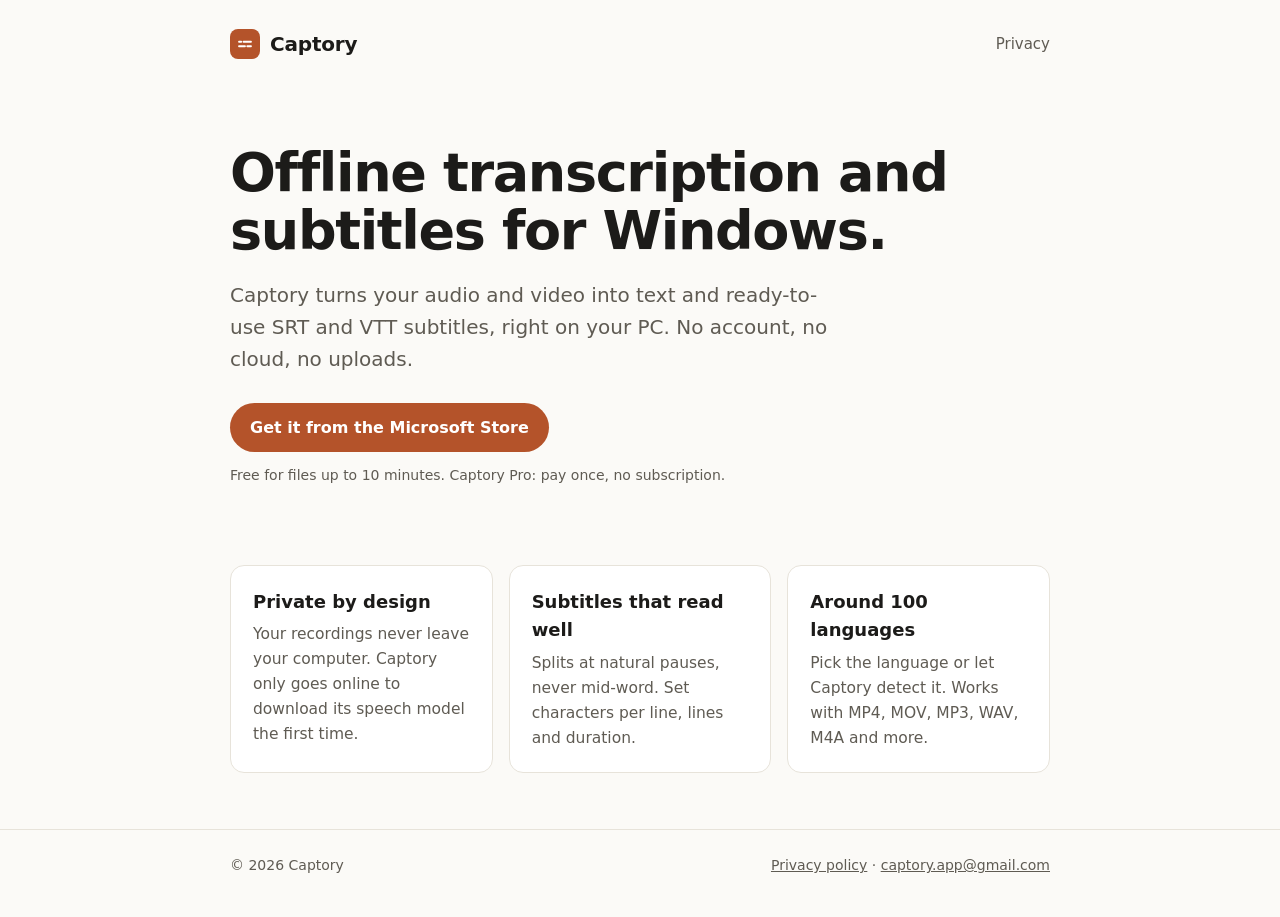
<file: index.html>
<!doctype html>
<html lang="en">
<head>
<meta charset="utf-8">
<meta name="viewport" content="width=device-width, initial-scale=1">
<title>Captory</title>
<meta name="description" content="Captory turns audio and video into text and subtitles, 100% offline on your Windows PC.">
<link rel="stylesheet" href="style.css">
</head>
<body>
<header class="site"><div class="wrap">
  <a class="brand" href="./"><span class="mark" aria-hidden="true"><svg viewBox="0 0 24 24" fill="none" stroke="currentColor" stroke-width="2.4" stroke-linecap="round" style="color:var(--accent-text)"><path d="M4 9h3M4 15h8M10 9h10M15 15h5"/></svg></span> Captory</a>
  <nav><a href="privacy.html">Privacy</a></nav>
</div></header>
<main class="wrap">
  <section class="hero">
    <h1>Offline transcription and subtitles for Windows.</h1>
    <p class="lead">Captory turns your audio and video into text and ready-to-use SRT and VTT subtitles, right on your PC. No account, no cloud, no uploads.</p>
    <a class="badge" href="https://apps.microsoft.com/detail/9NRNC7BRHSHB">Get it from the Microsoft Store</a>
    <p class="note">Free for files up to 10 minutes. Captory Pro: pay once, no subscription.</p>
  </section>
  <section class="features" aria-label="Features">
    <div class="card"><h2>Private by design</h2><p>Your recordings never leave your computer. Captory only goes online to download its speech model the first time.</p></div>
    <div class="card"><h2>Subtitles that read well</h2><p>Splits at natural pauses, never mid-word. Set characters per line, lines and duration.</p></div>
    <div class="card"><h2>Around 100 languages</h2><p>Pick the language or let Captory detect it. Works with MP4, MOV, MP3, WAV, M4A and more.</p></div>
  </section>
</main>
<footer class="site"><div class="wrap">
  <span>&copy; 2026 Captory</span>
  <span><a href="privacy.html">Privacy policy</a> &middot; <a href="mailto:captory.app@gmail.com">captory.app@gmail.com</a></span>
</div></footer>
</body>
</html>
</file>
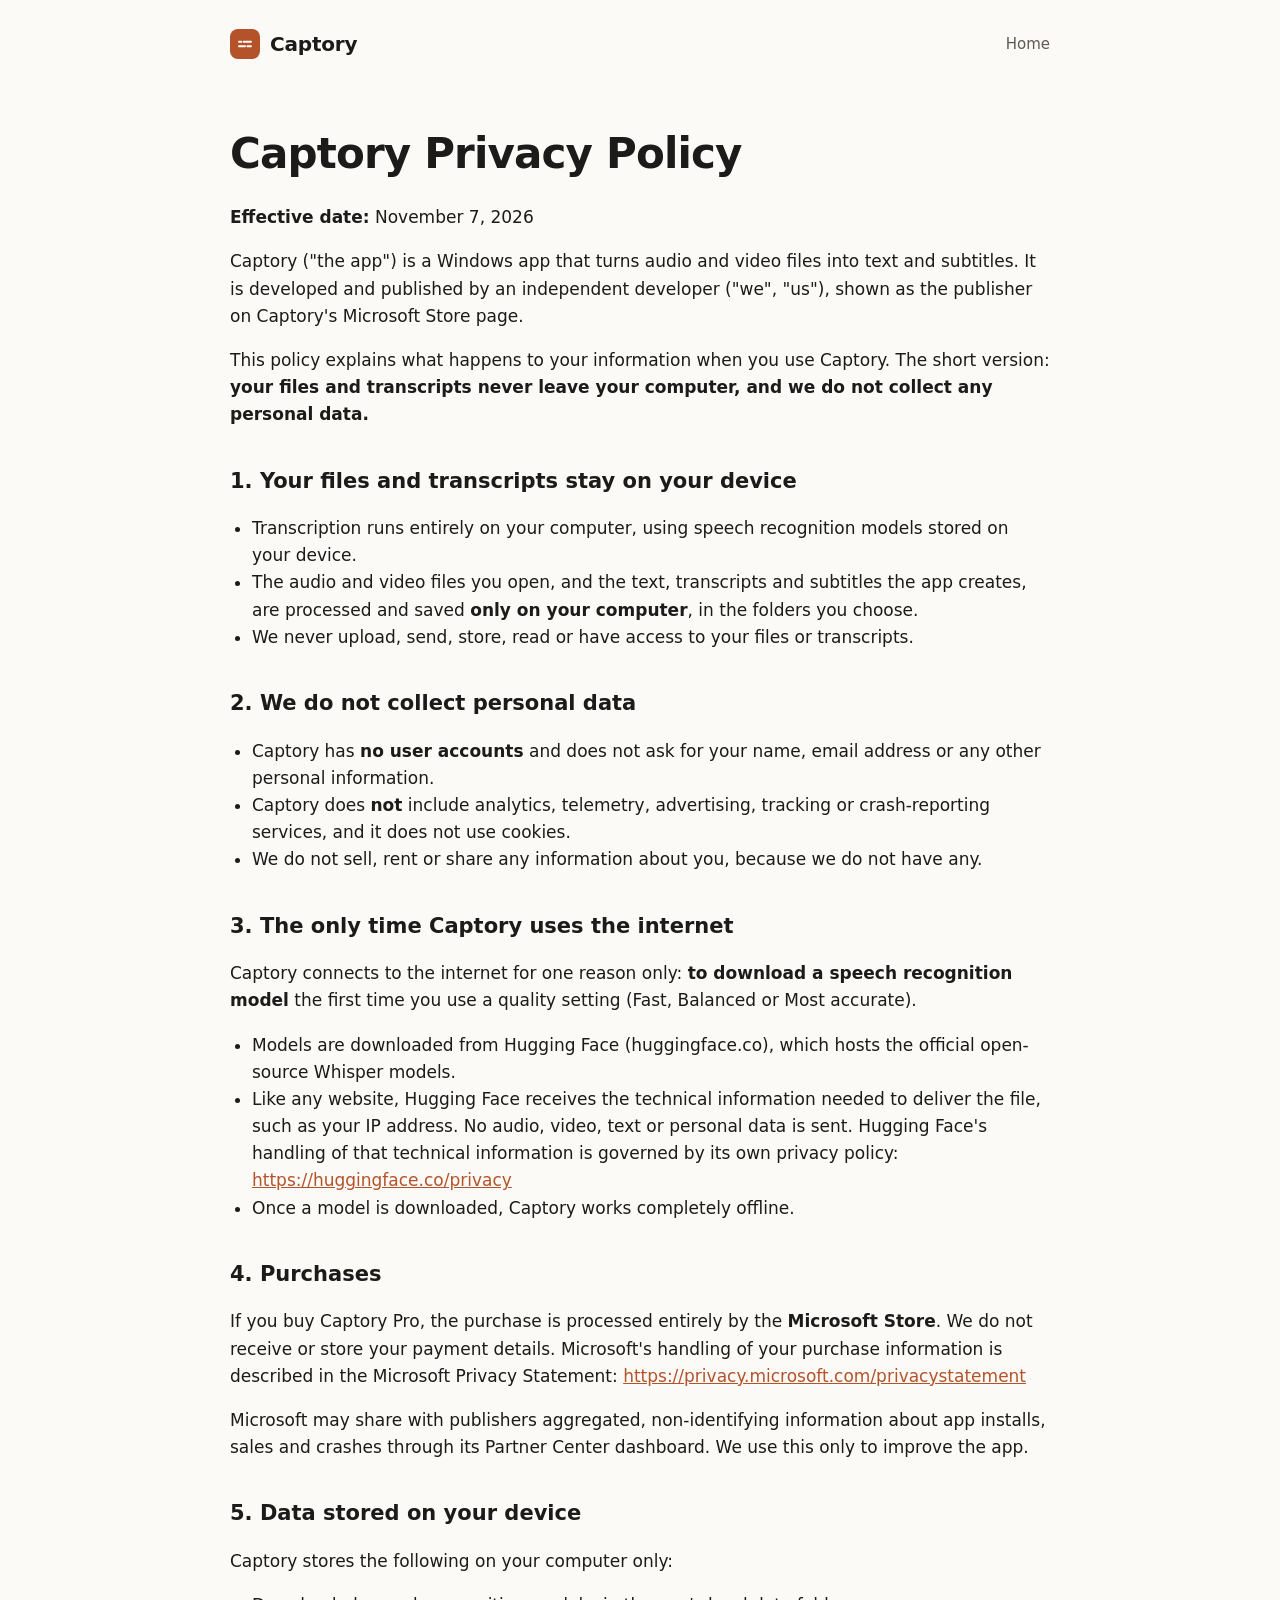
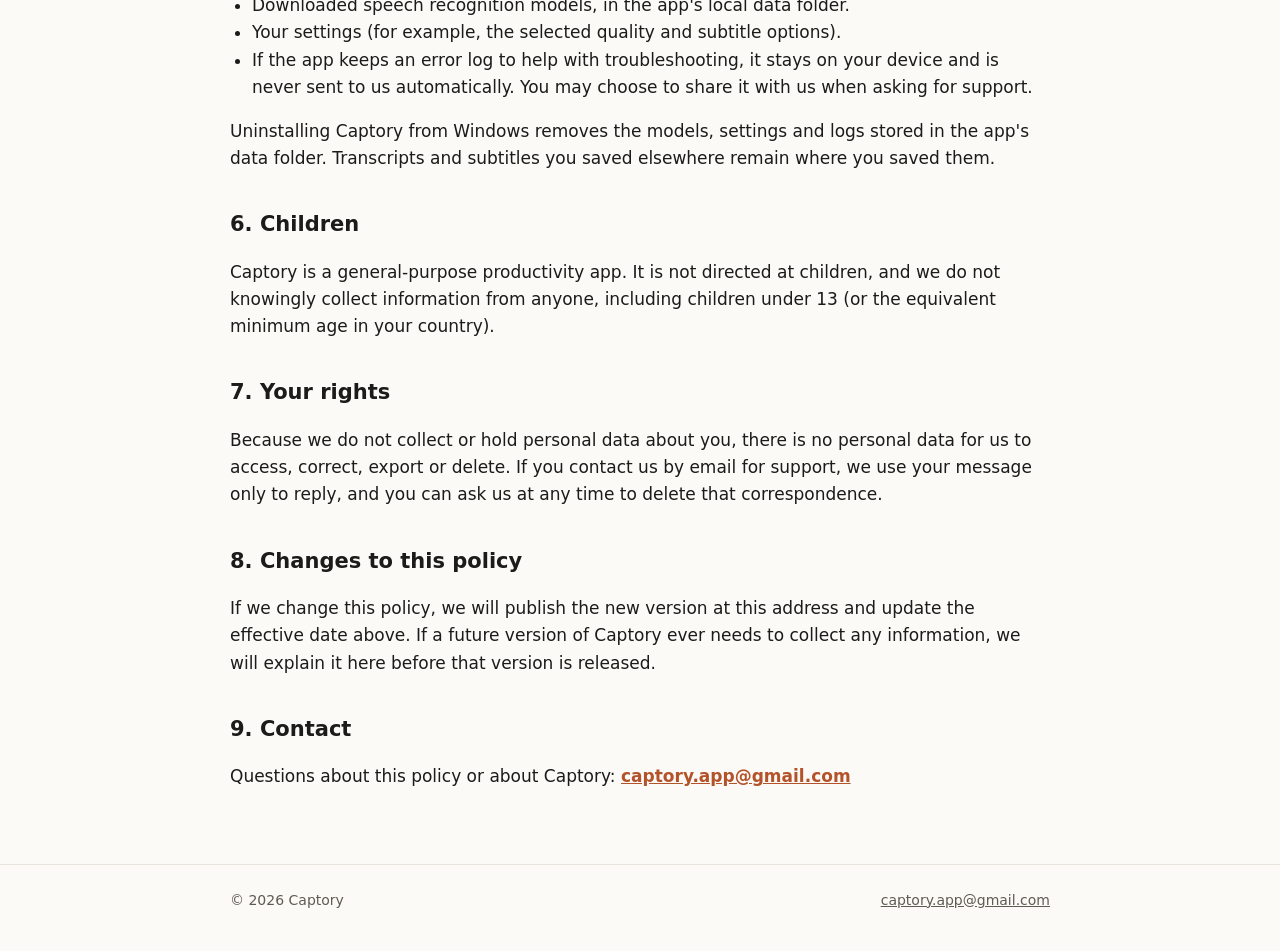
<file: privacy.html>
<!doctype html>
<html lang="en">
<head>
<meta charset="utf-8">
<meta name="viewport" content="width=device-width, initial-scale=1">
<title>Captory Privacy Policy</title>
<meta name="description" content="How Captory handles your information: your files never leave your computer and no personal data is collected.">
<link rel="stylesheet" href="style.css">
</head>
<body>
<header class="site"><div class="wrap">
  <a class="brand" href="./"><span class="mark" aria-hidden="true"><svg viewBox="0 0 24 24" fill="none" stroke="currentColor" stroke-width="2.4" stroke-linecap="round" style="color:var(--accent-text)"><path d="M4 9h3M4 15h8M10 9h10M15 15h5"/></svg></span> Captory</a>
  <nav><a href="./">Home</a></nav>
</div></header>
<main class="wrap doc">
<h1>Captory Privacy Policy</h1>
<p><strong>Effective date:</strong> November 7, 2026</p>
<p>Captory ("the app") is a Windows app that turns audio and video files into text and subtitles. It is developed and published by an independent developer ("we", "us"), shown as the publisher on Captory's Microsoft Store page.</p>
<p>This policy explains what happens to your information when you use Captory. The short version: <strong>your files and transcripts never leave your computer, and we do not collect any personal data.</strong></p>
<h2>1. Your files and transcripts stay on your device</h2>
<ul>
<li>Transcription runs entirely on your computer, using speech recognition models stored on your device.</li>
<li>The audio and video files you open, and the text, transcripts and subtitles the app creates, are processed and saved <strong>only on your computer</strong>, in the folders you choose.</li>
<li>We never upload, send, store, read or have access to your files or transcripts.</li>
</ul>
<h2>2. We do not collect personal data</h2>
<ul>
<li>Captory has <strong>no user accounts</strong> and does not ask for your name, email address or any other personal information.</li>
<li>Captory does <strong>not</strong> include analytics, telemetry, advertising, tracking or crash-reporting services, and it does not use cookies.</li>
<li>We do not sell, rent or share any information about you, because we do not have any.</li>
</ul>
<h2>3. The only time Captory uses the internet</h2>
<p>Captory connects to the internet for one reason only: <strong>to download a speech recognition model</strong> the first time you use a quality setting (Fast, Balanced or Most accurate).</p>
<ul>
<li>Models are downloaded from Hugging Face (huggingface.co), which hosts the official open-source Whisper models.</li>
<li>Like any website, Hugging Face receives the technical information needed to deliver the file, such as your IP address. No audio, video, text or personal data is sent. Hugging Face's handling of that technical information is governed by its own privacy policy: <a href="https://huggingface.co/privacy">https://huggingface.co/privacy</a></li>
<li>Once a model is downloaded, Captory works completely offline.</li>
</ul>
<h2>4. Purchases</h2>
<p>If you buy Captory Pro, the purchase is processed entirely by the <strong>Microsoft Store</strong>. We do not receive or store your payment details. Microsoft's handling of your purchase information is described in the Microsoft Privacy Statement: <a href="https://privacy.microsoft.com/privacystatement">https://privacy.microsoft.com/privacystatement</a></p>
<p>Microsoft may share with publishers aggregated, non-identifying information about app installs, sales and crashes through its Partner Center dashboard. We use this only to improve the app.</p>
<h2>5. Data stored on your device</h2>
<p>Captory stores the following on your computer only:</p>
<ul>
<li>Downloaded speech recognition models, in the app's local data folder.</li>
<li>Your settings (for example, the selected quality and subtitle options).</li>
<li>If the app keeps an error log to help with troubleshooting, it stays on your device and is never sent to us automatically. You may choose to share it with us when asking for support.</li>
</ul>
<p>Uninstalling Captory from Windows removes the models, settings and logs stored in the app's data folder. Transcripts and subtitles you saved elsewhere remain where you saved them.</p>
<h2>6. Children</h2>
<p>Captory is a general-purpose productivity app. It is not directed at children, and we do not knowingly collect information from anyone, including children under 13 (or the equivalent minimum age in your country).</p>
<h2>7. Your rights</h2>
<p>Because we do not collect or hold personal data about you, there is no personal data for us to access, correct, export or delete. If you contact us by email for support, we use your message only to reply, and you can ask us at any time to delete that correspondence.</p>
<h2>8. Changes to this policy</h2>
<p>If we change this policy, we will publish the new version at this address and update the effective date above. If a future version of Captory ever needs to collect any information, we will explain it here before that version is released.</p>
<h2>9. Contact</h2>
<p>Questions about this policy or about Captory:
<a href="mailto:captory.app@gmail.com"><strong>captory.app@gmail.com</strong></a></p>
</main>
<footer class="site"><div class="wrap">
  <span>&copy; 2026 Captory</span>
  <span><a href="mailto:captory.app@gmail.com">captory.app@gmail.com</a></span>
</div></footer>
</body>
</html>
</file>
<file: style.css>
:root {
  --bg: #fbfaf7;
  --surface: #ffffff;
  --text: #1c1b19;
  --muted: #5f5b53;
  --line: #e7e3da;
  --accent: #b4532a;
  --accent-text: #ffffff;
  --radius: 14px;
  color-scheme: light dark;
}
@media (prefers-color-scheme: dark) {
  :root {
    --bg: #151412;
    --surface: #1e1c19;
    --text: #f1eee8;
    --muted: #b3ada2;
    --line: #34312c;
    --accent: #e0814f;
    --accent-text: #151412;
  }
}
* { box-sizing: border-box; }
html { -webkit-text-size-adjust: 100%; }
body {
  margin: 0;
  background: var(--bg);
  color: var(--text);
  font: 17px/1.6 "Segoe UI Variable Text", "Segoe UI", system-ui, -apple-system, sans-serif;
}
.wrap { max-width: 860px; margin: 0 auto; padding: 0 20px; }
header.site { padding: 28px 0; }
header.site .wrap { display: flex; align-items: center; justify-content: space-between; gap: 16px; }
.brand { display: flex; align-items: center; gap: 10px; font-weight: 700; font-size: 20px; color: var(--text); text-decoration: none; letter-spacing: -0.01em; }
.mark { width: 30px; height: 30px; border-radius: 8px; background: var(--accent); display: grid; place-items: center; }
.mark svg { width: 18px; height: 18px; }
nav a { color: var(--muted); text-decoration: none; font-size: 15px; }
nav a:hover { color: var(--text); }
.hero { padding: 56px 0 40px; }
.hero h1 { font-size: clamp(34px, 6vw, 54px); line-height: 1.08; margin: 0 0 18px; letter-spacing: -0.025em; }
.hero p.lead { font-size: 20px; color: var(--muted); max-width: 620px; margin: 0 0 28px; }
.badge { display: inline-block; padding: 12px 20px; border-radius: 999px; background: var(--accent); color: var(--accent-text); font-weight: 600; font-size: 16px; text-decoration: none; }
a.badge:hover { filter: brightness(1.08); }
a.badge:focus-visible { outline: 3px solid var(--accent); outline-offset: 3px; }
.note { margin-top: 12px; color: var(--muted); font-size: 14px; }
.features { display: grid; grid-template-columns: repeat(auto-fit, minmax(220px, 1fr)); gap: 16px; padding: 24px 0 56px; }
.card { background: var(--surface); border: 1px solid var(--line); border-radius: var(--radius); padding: 22px; }
.card h2 { font-size: 18px; margin: 0 0 6px; }
.card p { margin: 0; color: var(--muted); font-size: 15.5px; }
.doc { padding-top: 24px; padding-bottom: 56px; }
.doc h1 { font-size: clamp(30px, 5vw, 42px); letter-spacing: -0.02em; margin: 8px 0 12px; }
.doc h2 { font-size: 21px; margin: 36px 0 8px; }
.doc p, .doc li { color: var(--text); }
.doc ul { padding-left: 22px; }
.doc a { color: var(--accent); overflow-wrap: anywhere; }
.doc strong { font-weight: 650; }
footer.site { border-top: 1px solid var(--line); padding: 24px 0 40px; color: var(--muted); font-size: 14px; }
footer.site .wrap { display: flex; flex-wrap: wrap; gap: 8px 20px; justify-content: space-between; }
footer.site a { color: var(--muted); }
</file>
